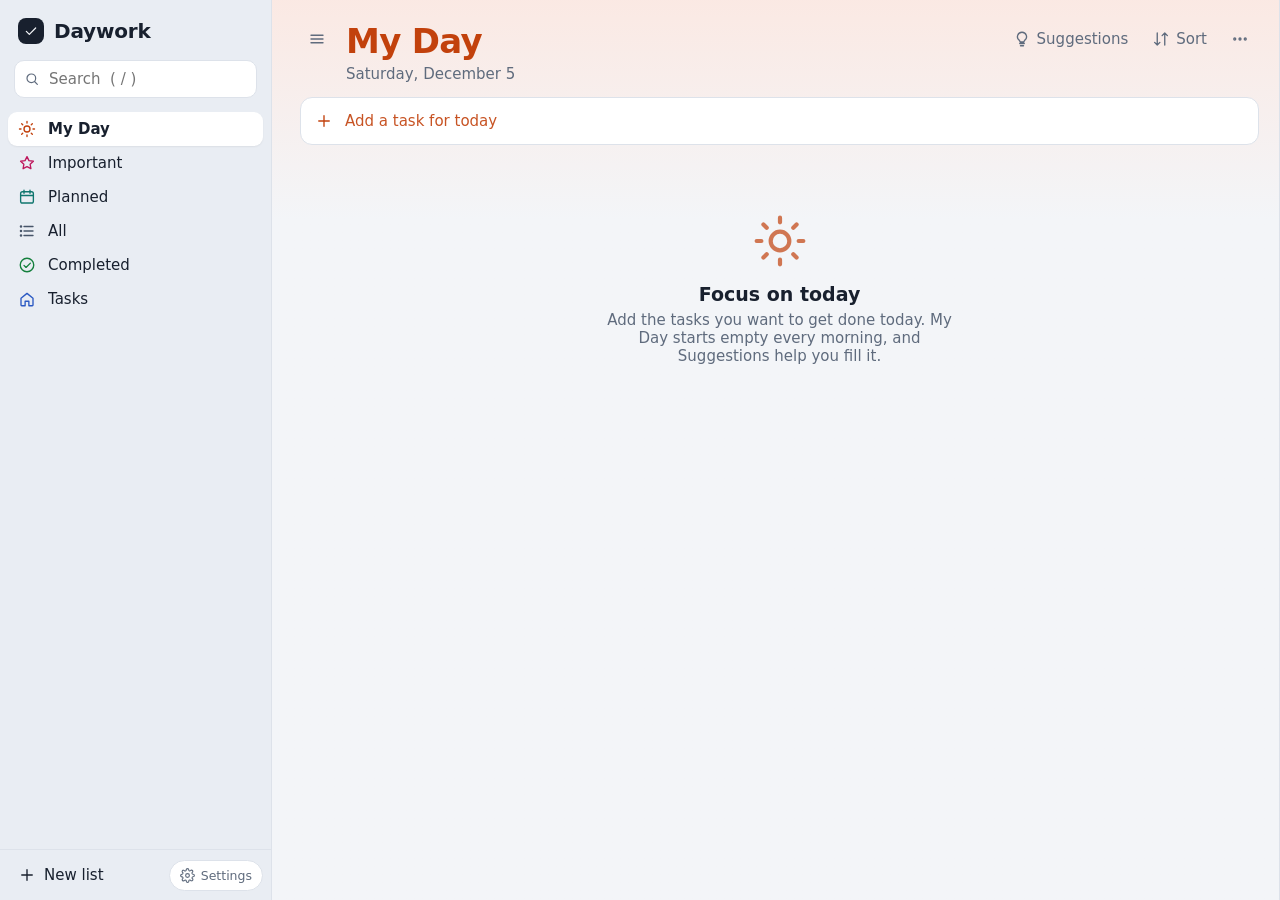
<file: index.html>
<!doctype html>
<html lang="en">
<head>
<meta charset="utf-8">
<meta name="viewport" content="width=device-width,initial-scale=1,viewport-fit=cover">
<title>Daywork</title>
<meta name="description" content="Aufgaben, Listen und Erinnerungen – synchronisiert über dein OneDrive.">
<meta name="theme-color" content="#18202e">
<link rel="manifest" href="manifest.webmanifest">
<link rel="icon" href="icons/icon.svg" type="image/svg+xml">
<link rel="apple-touch-icon" href="icons/icon-192.png">
<link rel="stylesheet" href="styles.css">
</head>
<body>
<svg width="0" height="0" style="position:absolute" aria-hidden="true">
  <symbol id="i-sun" viewBox="0 0 24 24"><circle cx="12" cy="12" r="4"/><path d="M12 2v2M12 20v2M4.9 4.9l1.4 1.4M17.7 17.7l1.4 1.4M2 12h2M20 12h2M4.9 19.1l1.4-1.4M17.7 6.3l1.4-1.4"/></symbol>
  <symbol id="i-star" viewBox="0 0 24 24"><path d="M12 3.5l2.6 5.3 5.9.9-4.3 4.1 1 5.8L12 16.9l-5.2 2.7 1-5.8-4.3-4.1 5.9-.9z"/></symbol>
  <symbol id="i-cal" viewBox="0 0 24 24"><rect x="3.5" y="5" width="17" height="15" rx="2.5"/><path d="M3.5 10h17M8 3v4M16 3v4"/></symbol>
  <symbol id="i-bell" viewBox="0 0 24 24"><path d="M6 16V11a6 6 0 0 1 12 0v5l1.5 2h-15z"/><path d="M10 20.5a2 2 0 0 0 4 0"/></symbol>
  <symbol id="i-repeat" viewBox="0 0 24 24"><path d="M17 2l3 3-3 3"/><path d="M4 11V9a4 4 0 0 1 4-4h12"/><path d="M7 22l-3-3 3-3"/><path d="M20 13v2a4 4 0 0 1-4 4H4"/></symbol>
  <symbol id="i-all" viewBox="0 0 24 24"><path d="M8 6h12M8 12h12M8 18h12"/><circle cx="4" cy="6" r=".8"/><circle cx="4" cy="12" r=".8"/><circle cx="4" cy="18" r=".8"/></symbol>
  <symbol id="i-done" viewBox="0 0 24 24"><circle cx="12" cy="12" r="9"/><path d="M8 12.5l2.7 2.7L16.5 9.5"/></symbol>
  <symbol id="i-home" viewBox="0 0 24 24"><path d="M4 11l8-6.5 8 6.5V20a1 1 0 0 1-1 1h-4.5v-6h-5v6H5a1 1 0 0 1-1-1z"/></symbol>
  <symbol id="i-list" viewBox="0 0 24 24"><path d="M9 6h11M9 12h11M9 18h11M4.5 6h.01M4.5 12h.01M4.5 18h.01"/></symbol>
  <symbol id="i-check" viewBox="0 0 24 24"><path d="M5 12.5l4.5 4.5L19 7.5"/></symbol>
  <symbol id="i-plus" viewBox="0 0 24 24"><path d="M12 5v14M5 12h14"/></symbol>
  <symbol id="i-menu" viewBox="0 0 24 24"><path d="M4 7h16M4 12h16M4 17h16"/></symbol>
  <symbol id="i-x" viewBox="0 0 24 24"><path d="M6 6l12 12M18 6L6 18"/></symbol>
  <symbol id="i-trash" viewBox="0 0 24 24"><path d="M4 7h16M10 11v6M14 11v6M6 7l1 13h10l1-13M9 7V4h6v3"/></symbol>
  <symbol id="i-note" viewBox="0 0 24 24"><path d="M6 3h9l4 4v14H6z"/><path d="M14 3v5h5M9 13h7M9 17h5"/></symbol>
  <symbol id="i-search" viewBox="0 0 24 24"><circle cx="11" cy="11" r="6.5"/><path d="M20 20l-4.2-4.2"/></symbol>
  <symbol id="i-more" viewBox="0 0 24 24"><circle cx="5" cy="12" r="1.3"/><circle cx="12" cy="12" r="1.3"/><circle cx="19" cy="12" r="1.3"/></symbol>
  <symbol id="i-sort" viewBox="0 0 24 24"><path d="M7 4v16M3.5 16.5L7 20l3.5-3.5M17 20V4M13.5 7.5L17 4l3.5 3.5"/></symbol>
  <symbol id="i-chev" viewBox="0 0 24 24"><path d="M6 9l6 6 6-6"/></symbol>
  <symbol id="i-down" viewBox="0 0 24 24"><path d="M12 4v11M7 10.5l5 5 5-5M5 20h14"/></symbol>
  <symbol id="i-up" viewBox="0 0 24 24"><path d="M12 15V4M7 8.5l5-5 5 5M5 20h14"/></symbol>
  <symbol id="i-bulb" viewBox="0 0 24 24"><path d="M9 18h6M10 21h4M12 3a6 6 0 0 0-3.5 10.9c.6.5 1 1.2 1 2.1h5c0-.9.4-1.6 1-2.1A6 6 0 0 0 12 3z"/></symbol>
  <symbol id="i-move" viewBox="0 0 24 24"><path d="M4 7h10M4 12h7M4 17h10M16 9l4 3-4 3"/></symbol>
  <symbol id="i-cloud" viewBox="0 0 24 24"><path d="M7 18.5h10.5a4 4 0 0 0 .6-7.95A6 6 0 0 0 6.5 10.6 4 4 0 0 0 7 18.5z"/></symbol>
  <symbol id="i-cloud-off" viewBox="0 0 24 24"><path d="M7 18.5h10.5a4 4 0 0 0 .6-7.95A6 6 0 0 0 6.5 10.6 4 4 0 0 0 7 18.5z"/><path d="M4 4l16 16"/></symbol>
  <symbol id="i-sync" viewBox="0 0 24 24"><path d="M20 12a8 8 0 0 1-14.3 4.9M4 12a8 8 0 0 1 14.3-4.9"/><path d="M18.5 3v4.2h-4.2M5.5 21v-4.2h4.2"/></symbol>
  <symbol id="i-gear" viewBox="0 0 24 24"><circle cx="12" cy="12" r="3"/><path d="M19.4 15a1.7 1.7 0 0 0 .3 1.8l.1.1a2 2 0 1 1-2.8 2.8l-.1-.1a1.7 1.7 0 0 0-1.8-.3 1.7 1.7 0 0 0-1 1.5V21a2 2 0 1 1-4 0v-.1a1.7 1.7 0 0 0-1.1-1.5 1.7 1.7 0 0 0-1.8.3l-.1.1a2 2 0 1 1-2.8-2.8l.1-.1a1.7 1.7 0 0 0 .3-1.8 1.7 1.7 0 0 0-1.5-1H3a2 2 0 1 1 0-4h.1a1.7 1.7 0 0 0 1.5-1.1 1.7 1.7 0 0 0-.3-1.8l-.1-.1a2 2 0 1 1 2.8-2.8l.1.1a1.7 1.7 0 0 0 1.8.3H9a1.7 1.7 0 0 0 1-1.5V3a2 2 0 1 1 4 0v.1a1.7 1.7 0 0 0 1 1.5 1.7 1.7 0 0 0 1.8-.3l.1-.1a2 2 0 1 1 2.8 2.8l-.1.1a1.7 1.7 0 0 0-.3 1.8V9a1.7 1.7 0 0 0 1.5 1H21a2 2 0 1 1 0 4h-.1a1.7 1.7 0 0 0-1.5 1z"/></symbol>
</svg>

<div class="app" id="app" data-acc>
  <div class="scrim" id="scrim"></div>
  <aside class="rail" id="rail" data-acc style="--acc:#2b59c3">
    <div class="brand"><span class="mark"><span class="ic"><svg><use href="#i-check"/></svg></span></span>Daywork</div>
    <label class="search"><span class="ic"><svg><use href="#i-search"/></svg></span><input id="q" type="search" placeholder="Suchen  ( / )" aria-label="Aufgaben durchsuchen" data-i18n-ph="Suchen  ( / )" data-i18n-aria="Aufgaben durchsuchen" autocomplete="off"></label>
    <nav class="nav" id="nav" aria-label="Listen" data-i18n-aria="nav.lists"></nav>
    <div class="rail-foot">
      <button class="btn-ghost strong grow" id="newList"><span class="ic"><svg><use href="#i-plus"/></svg></span><span data-i18n="Neue Liste">Neue Liste</span></button>
      <button class="sync-pill" id="syncPill" title="Synchronisierung und Einstellungen" data-i18n-title="Synchronisierung und Einstellungen"></button>
    </div>
  </aside>

  <main class="main" id="main" data-acc>
    <header class="head">
      <button class="icon-btn menu-btn" id="menuBtn" aria-label="Listen anzeigen" data-i18n-aria="Listen anzeigen"><span class="ic"><svg><use href="#i-menu"/></svg></span></button>
      <div class="head-titles" id="headTitles"></div>
      <div class="head-tools" id="headTools"></div>
    </header>
    <div class="scroll" id="scroll">
      <div id="banner"></div>
      <form class="add" id="addForm" autocomplete="off">
        <div class="add-row"><span class="ic"><svg><use href="#i-plus"/></svg></span><input id="addInput" placeholder="Aufgabe hinzufügen" aria-label="Aufgabe hinzufügen" data-i18n-aria="Aufgabe hinzufügen" enterkeyhint="done"></div>
        <div class="chips" id="addChips" hidden></div>
      </form>
      <div id="list"></div>
    </div>
  </main>

  <aside class="detail" id="detail" data-acc aria-label="Details" data-i18n-aria="Details"></aside>
</div>
<div class="toasts" id="toasts" aria-live="polite"></div>
<input type="file" id="importFile" accept=".json,application/json" hidden>

<script src="i18n.js"></script>
<script src="config.js"></script>
<script src="vendor/msal-browser.min.js"></script>
<script src="store.js"></script>
<script src="cloud.js"></script>
<script src="app.js"></script>
</body>
</html>
</file>
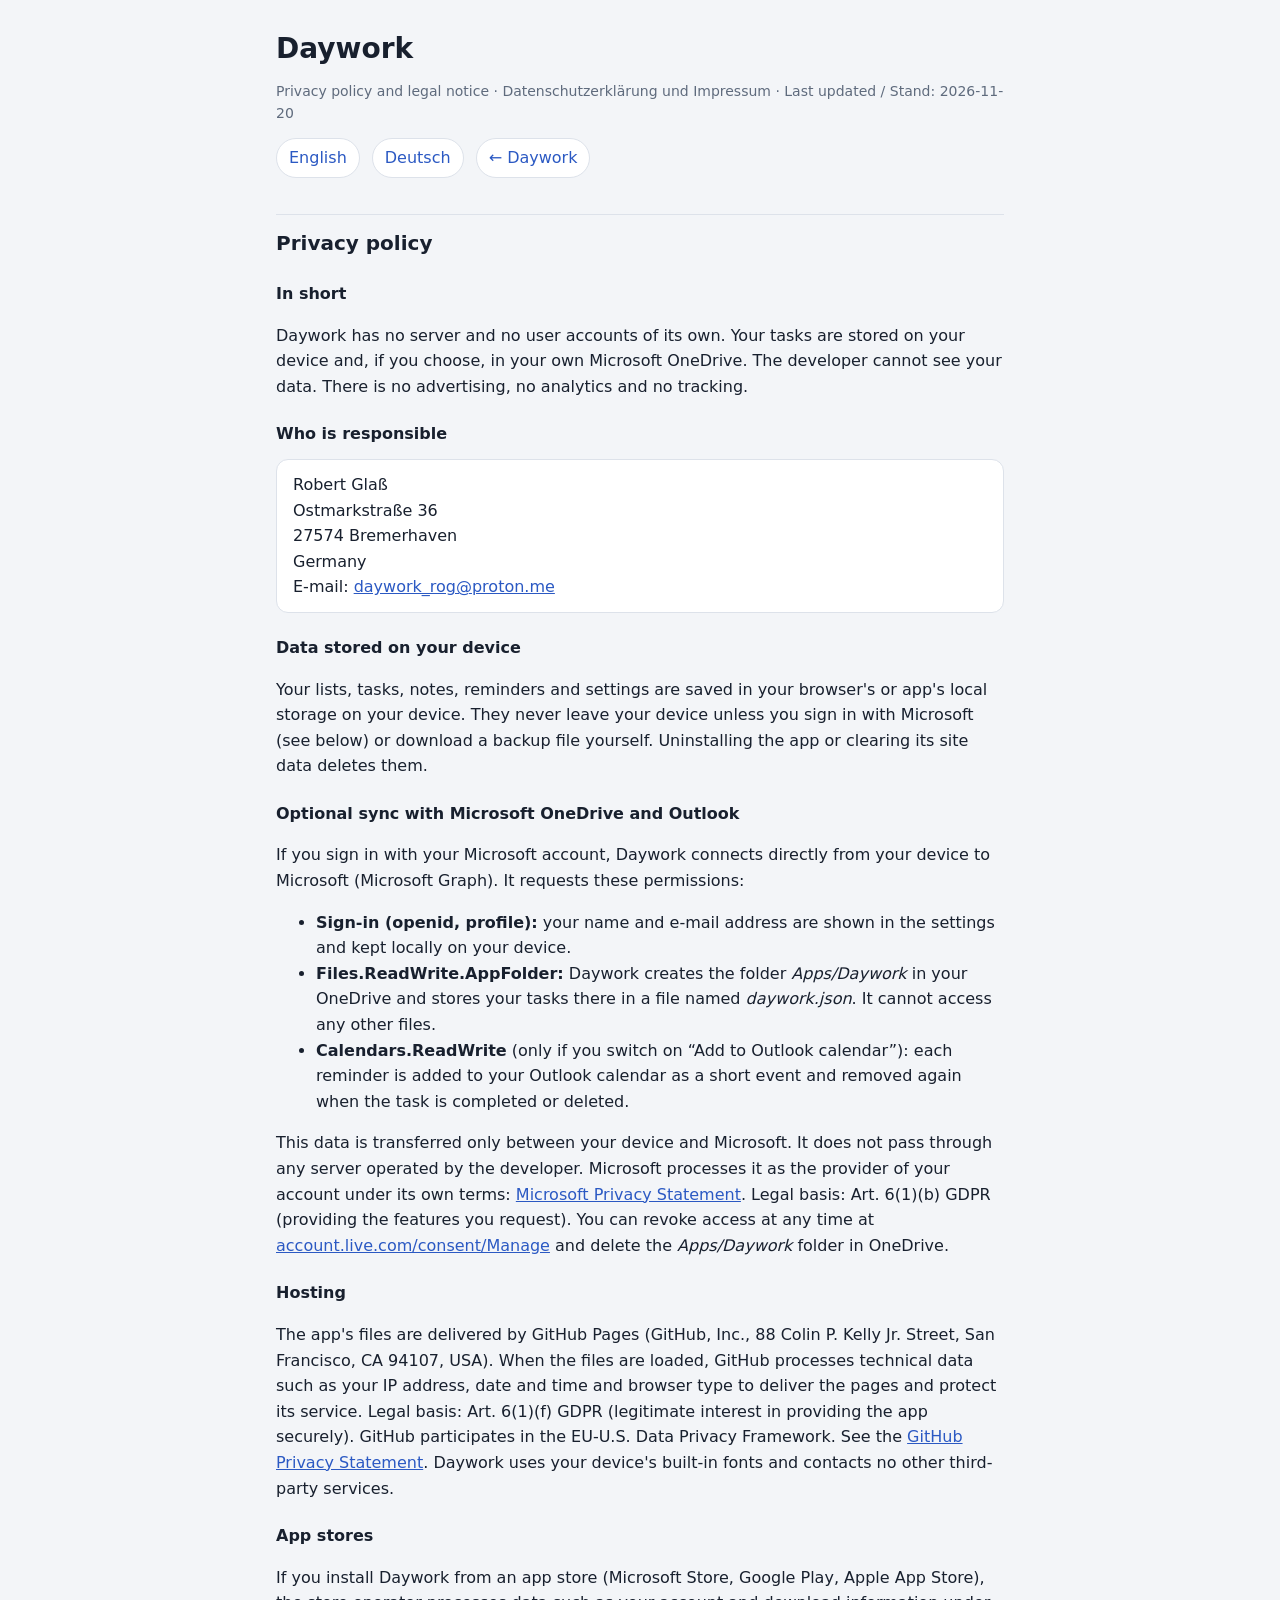
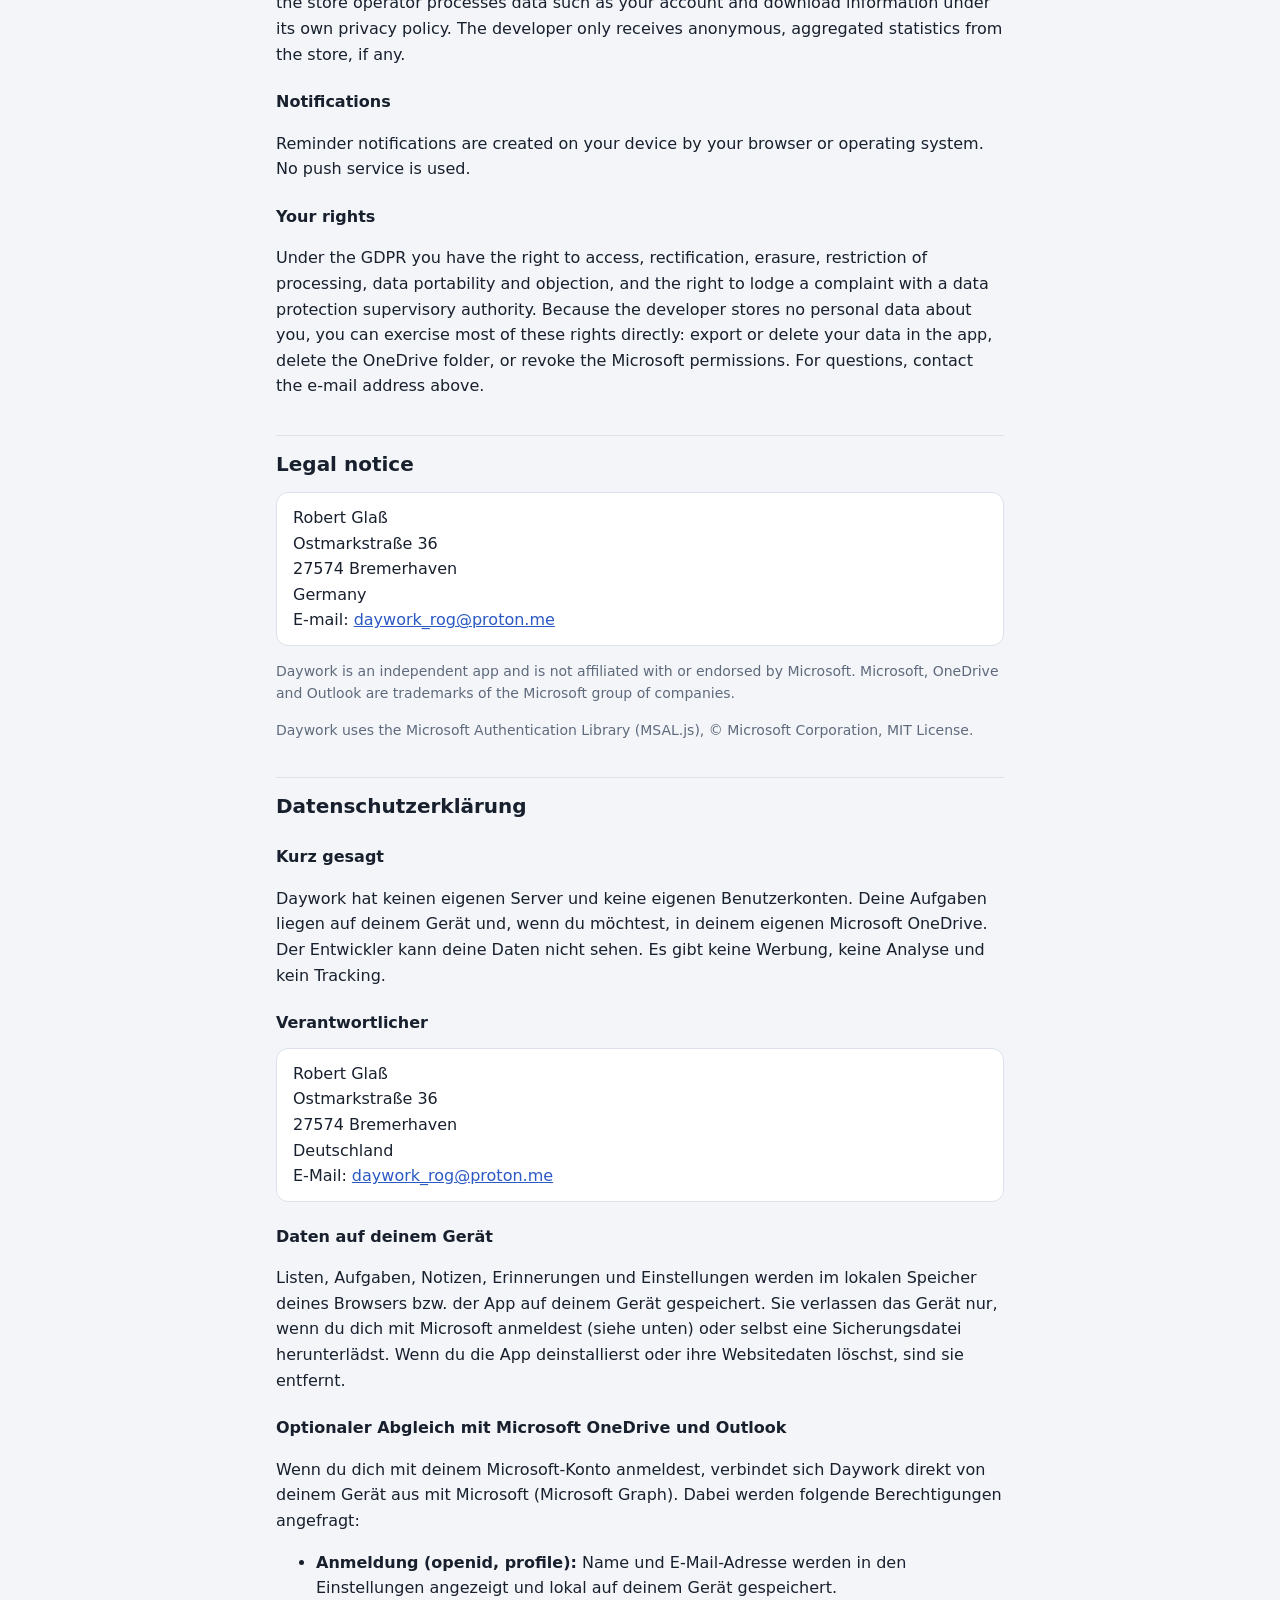
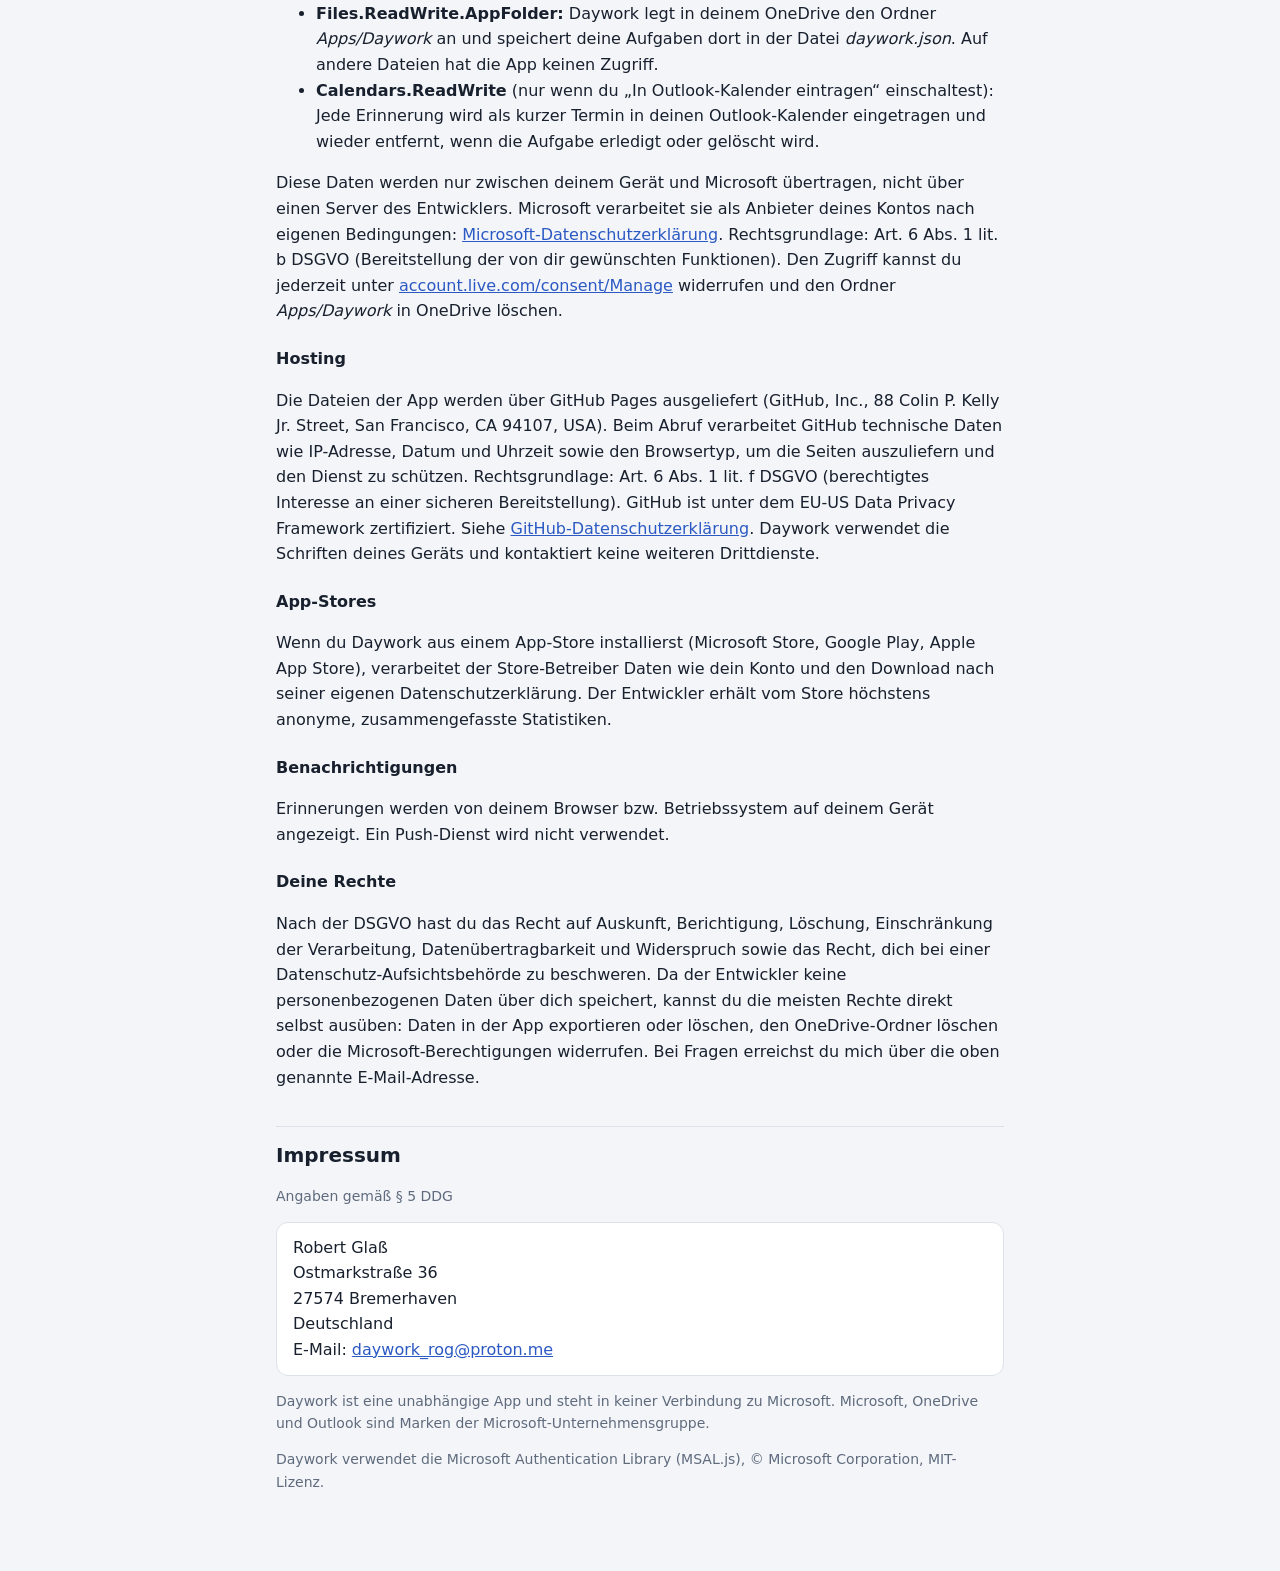
<file: privacy.html>
<!doctype html>
<html lang="en">
<head>
<meta charset="utf-8">
<meta name="viewport" content="width=device-width,initial-scale=1">
<title>Daywork – Privacy & Legal Notice</title>
<meta name="theme-color" content="#18202e">
<link rel="icon" href="icons/icon.svg" type="image/svg+xml">
<style>
:root{--bg:#f3f5f8;--surface:#fff;--ink:#18202e;--muted:#5f6b7d;--line:#dde2ea;--acc:#2b59c3;color-scheme:light}
@media (prefers-color-scheme: dark){:root{--bg:#0f1218;--surface:#171b23;--ink:#e6e9ef;--muted:#97a1b2;--line:#272d38;--acc:#8fb0ff;color-scheme:dark}}
*{box-sizing:border-box}
body{margin:0;background:var(--bg);color:var(--ink);font:16px/1.6 "Segoe UI",system-ui,-apple-system,sans-serif}
main{max-width:760px;margin:0 auto;padding:32px 16px 64px}
h1{font-size:28px;line-height:1.2;margin:0 0 4px}
h2{font-size:20px;margin:36px 0 8px;padding-top:12px;border-top:1px solid var(--line)}
h3{font-size:16px;margin:22px 0 4px}
p,li{color:var(--ink)} .muted{color:var(--muted);font-size:14px}
a{color:var(--acc)}
nav{display:flex;gap:12px;margin:12px 0 8px;flex-wrap:wrap}
nav a{padding:6px 12px;border:1px solid var(--line);border-radius:999px;background:var(--surface);text-decoration:none}
.card{background:var(--surface);border:1px solid var(--line);border-radius:12px;padding:12px 16px;margin:12px 0}
section[lang]{scroll-margin-top:16px}
</style>
</head>
<body>
<main>
<h1>Daywork</h1>
<p class="muted">Privacy policy and legal notice · Datenschutzerklärung und Impressum · Last updated / Stand: 2026-11-20</p>
<nav><a href="#en">English</a><a href="#de">Deutsch</a><a href="./">← Daywork</a></nav>

<section id="en" lang="en">
<h2>Privacy policy</h2>

<h3>In short</h3>
<p>Daywork has no server and no user accounts of its own. Your tasks are stored on your device and, if you choose, in your own Microsoft OneDrive. The developer cannot see your data. There is no advertising, no analytics and no tracking.</p>

<h3>Who is responsible</h3>
<div class="card">Robert Glaß<br>Ostmarkstraße 36<br>27574 Bremerhaven<br>Germany<br>E-mail: <a href="mailto:daywork_rog@proton.me">daywork_rog@proton.me</a></div>

<h3>Data stored on your device</h3>
<p>Your lists, tasks, notes, reminders and settings are saved in your browser's or app's local storage on your device. They never leave your device unless you sign in with Microsoft (see below) or download a backup file yourself. Uninstalling the app or clearing its site data deletes them.</p>

<h3>Optional sync with Microsoft OneDrive and Outlook</h3>
<p>If you sign in with your Microsoft account, Daywork connects directly from your device to Microsoft (Microsoft Graph). It requests these permissions:</p>
<ul>
<li><b>Sign-in (openid, profile):</b> your name and e-mail address are shown in the settings and kept locally on your device.</li>
<li><b>Files.ReadWrite.AppFolder:</b> Daywork creates the folder <i>Apps/Daywork</i> in your OneDrive and stores your tasks there in a file named <i>daywork.json</i>. It cannot access any other files.</li>
<li><b>Calendars.ReadWrite</b> (only if you switch on “Add to Outlook calendar”): each reminder is added to your Outlook calendar as a short event and removed again when the task is completed or deleted.</li>
</ul>
<p>This data is transferred only between your device and Microsoft. It does not pass through any server operated by the developer. Microsoft processes it as the provider of your account under its own terms: <a href="https://privacy.microsoft.com/privacystatement">Microsoft Privacy Statement</a>. Legal basis: Art. 6(1)(b) GDPR (providing the features you request). You can revoke access at any time at <a href="https://account.live.com/consent/Manage">account.live.com/consent/Manage</a> and delete the <i>Apps/Daywork</i> folder in OneDrive.</p>

<h3>Hosting</h3>
<p>The app's files are delivered by GitHub Pages (GitHub, Inc., 88 Colin P. Kelly Jr. Street, San Francisco, CA 94107, USA). When the files are loaded, GitHub processes technical data such as your IP address, date and time and browser type to deliver the pages and protect its service. Legal basis: Art. 6(1)(f) GDPR (legitimate interest in providing the app securely). GitHub participates in the EU-U.S. Data Privacy Framework. See the <a href="https://docs.github.com/site-policy/privacy-policies/github-general-privacy-statement">GitHub Privacy Statement</a>. Daywork uses your device's built-in fonts and contacts no other third-party services.</p>

<h3>App stores</h3>
<p>If you install Daywork from an app store (Microsoft Store, Google Play, Apple App Store), the store operator processes data such as your account and download information under its own privacy policy. The developer only receives anonymous, aggregated statistics from the store, if any.</p>

<h3>Notifications</h3>
<p>Reminder notifications are created on your device by your browser or operating system. No push service is used.</p>

<h3>Your rights</h3>
<p>Under the GDPR you have the right to access, rectification, erasure, restriction of processing, data portability and objection, and the right to lodge a complaint with a data protection supervisory authority. Because the developer stores no personal data about you, you can exercise most of these rights directly: export or delete your data in the app, delete the OneDrive folder, or revoke the Microsoft permissions. For questions, contact the e-mail address above.</p>

<h2>Legal notice</h2>
<div class="card">Robert Glaß<br>Ostmarkstraße 36<br>27574 Bremerhaven<br>Germany<br>E-mail: <a href="mailto:daywork_rog@proton.me">daywork_rog@proton.me</a></div>
<p class="muted">Daywork is an independent app and is not affiliated with or endorsed by Microsoft. Microsoft, OneDrive and Outlook are trademarks of the Microsoft group of companies.</p>
<p class="muted">Daywork uses the Microsoft Authentication Library (MSAL.js), © Microsoft Corporation, MIT License.</p>
</section>

<section id="de" lang="de">
<h2>Datenschutzerklärung</h2>

<h3>Kurz gesagt</h3>
<p>Daywork hat keinen eigenen Server und keine eigenen Benutzerkonten. Deine Aufgaben liegen auf deinem Gerät und, wenn du möchtest, in deinem eigenen Microsoft OneDrive. Der Entwickler kann deine Daten nicht sehen. Es gibt keine Werbung, keine Analyse und kein Tracking.</p>

<h3>Verantwortlicher</h3>
<div class="card">Robert Glaß<br>Ostmarkstraße 36<br>27574 Bremerhaven<br>Deutschland<br>E-Mail: <a href="mailto:daywork_rog@proton.me">daywork_rog@proton.me</a></div>

<h3>Daten auf deinem Gerät</h3>
<p>Listen, Aufgaben, Notizen, Erinnerungen und Einstellungen werden im lokalen Speicher deines Browsers bzw. der App auf deinem Gerät gespeichert. Sie verlassen das Gerät nur, wenn du dich mit Microsoft anmeldest (siehe unten) oder selbst eine Sicherungsdatei herunterlädst. Wenn du die App deinstallierst oder ihre Websitedaten löschst, sind sie entfernt.</p>

<h3>Optionaler Abgleich mit Microsoft OneDrive und Outlook</h3>
<p>Wenn du dich mit deinem Microsoft-Konto anmeldest, verbindet sich Daywork direkt von deinem Gerät aus mit Microsoft (Microsoft Graph). Dabei werden folgende Berechtigungen angefragt:</p>
<ul>
<li><b>Anmeldung (openid, profile):</b> Name und E-Mail-Adresse werden in den Einstellungen angezeigt und lokal auf deinem Gerät gespeichert.</li>
<li><b>Files.ReadWrite.AppFolder:</b> Daywork legt in deinem OneDrive den Ordner <i>Apps/Daywork</i> an und speichert deine Aufgaben dort in der Datei <i>daywork.json</i>. Auf andere Dateien hat die App keinen Zugriff.</li>
<li><b>Calendars.ReadWrite</b> (nur wenn du „In Outlook-Kalender eintragen“ einschaltest): Jede Erinnerung wird als kurzer Termin in deinen Outlook-Kalender eingetragen und wieder entfernt, wenn die Aufgabe erledigt oder gelöscht wird.</li>
</ul>
<p>Diese Daten werden nur zwischen deinem Gerät und Microsoft übertragen, nicht über einen Server des Entwicklers. Microsoft verarbeitet sie als Anbieter deines Kontos nach eigenen Bedingungen: <a href="https://privacy.microsoft.com/de-de/privacystatement">Microsoft-Datenschutzerklärung</a>. Rechtsgrundlage: Art. 6 Abs. 1 lit. b DSGVO (Bereitstellung der von dir gewünschten Funktionen). Den Zugriff kannst du jederzeit unter <a href="https://account.live.com/consent/Manage">account.live.com/consent/Manage</a> widerrufen und den Ordner <i>Apps/Daywork</i> in OneDrive löschen.</p>

<h3>Hosting</h3>
<p>Die Dateien der App werden über GitHub Pages ausgeliefert (GitHub, Inc., 88 Colin P. Kelly Jr. Street, San Francisco, CA 94107, USA). Beim Abruf verarbeitet GitHub technische Daten wie IP-Adresse, Datum und Uhrzeit sowie den Browsertyp, um die Seiten auszuliefern und den Dienst zu schützen. Rechtsgrundlage: Art. 6 Abs. 1 lit. f DSGVO (berechtigtes Interesse an einer sicheren Bereitstellung). GitHub ist unter dem EU-US Data Privacy Framework zertifiziert. Siehe <a href="https://docs.github.com/de/site-policy/privacy-policies/github-general-privacy-statement">GitHub-Datenschutzerklärung</a>. Daywork verwendet die Schriften deines Geräts und kontaktiert keine weiteren Drittdienste.</p>

<h3>App-Stores</h3>
<p>Wenn du Daywork aus einem App-Store installierst (Microsoft Store, Google Play, Apple App Store), verarbeitet der Store-Betreiber Daten wie dein Konto und den Download nach seiner eigenen Datenschutzerklärung. Der Entwickler erhält vom Store höchstens anonyme, zusammengefasste Statistiken.</p>

<h3>Benachrichtigungen</h3>
<p>Erinnerungen werden von deinem Browser bzw. Betriebssystem auf deinem Gerät angezeigt. Ein Push-Dienst wird nicht verwendet.</p>

<h3>Deine Rechte</h3>
<p>Nach der DSGVO hast du das Recht auf Auskunft, Berichtigung, Löschung, Einschränkung der Verarbeitung, Datenübertragbarkeit und Widerspruch sowie das Recht, dich bei einer Datenschutz-Aufsichtsbehörde zu beschweren. Da der Entwickler keine personenbezogenen Daten über dich speichert, kannst du die meisten Rechte direkt selbst ausüben: Daten in der App exportieren oder löschen, den OneDrive-Ordner löschen oder die Microsoft-Berechtigungen widerrufen. Bei Fragen erreichst du mich über die oben genannte E-Mail-Adresse.</p>

<h2>Impressum</h2>
<p class="muted">Angaben gemäß § 5 DDG</p>
<div class="card">Robert Glaß<br>Ostmarkstraße 36<br>27574 Bremerhaven<br>Deutschland<br>E-Mail: <a href="mailto:daywork_rog@proton.me">daywork_rog@proton.me</a></div>
<p class="muted">Daywork ist eine unabhängige App und steht in keiner Verbindung zu Microsoft. Microsoft, OneDrive und Outlook sind Marken der Microsoft-Unternehmensgruppe.</p>
<p class="muted">Daywork verwendet die Microsoft Authentication Library (MSAL.js), © Microsoft Corporation, MIT-Lizenz.</p>
</section>
</main>
<script>
// jump to the German section on German devices
if (!location.hash && (navigator.language || '').toLowerCase().startsWith('de')) location.replace('#de');
</script>
</body>
</html>
</file>
<file: styles.css>
/* Layout: three panes — lists rail | task column tinted by the list's own color | detail drawer */
:root{
  --bg:#f3f5f8; --surface:#ffffff; --rail:#e9edf3; --ink:#18202e; --muted:#5f6b7d; --line:#dde2ea;
  --hover:rgba(24,32,46,.05); --danger:#c0362c; --ok:#1f8a4c; --shadow:0 10px 30px rgba(20,30,50,.14);
  --mixw:0%; --soft:12%;
  --f-display:"Segoe UI Variable Display", "Segoe UI", system-ui, -apple-system, Roboto, sans-serif;
  --f-body:"Segoe UI Variable Text", "Segoe UI", system-ui, -apple-system, Roboto, sans-serif;
}
@media (prefers-color-scheme: dark){:root:not([data-theme="light"]){
  --bg:#0f1218; --surface:#171b23; --rail:#12161d; --ink:#e6e9ef; --muted:#97a1b2; --line:#272d38;
  --hover:rgba(255,255,255,.05); --danger:#f0786d; --ok:#5fcf8c; --shadow:0 10px 30px rgba(0,0,0,.5);
  --mixw:38%; --soft:20%; color-scheme:dark;
}}
:root[data-theme="dark"]{
  --bg:#0f1218; --surface:#171b23; --rail:#12161d; --ink:#e6e9ef; --muted:#97a1b2; --line:#272d38;
  --hover:rgba(255,255,255,.05); --danger:#f0786d; --ok:#5fcf8c; --shadow:0 10px 30px rgba(0,0,0,.5);
  --mixw:38%; --soft:20%; color-scheme:dark;
}
*{box-sizing:border-box}
:root{color-scheme:light}
html,body{height:100%;margin:0}
body{background:var(--bg);color:var(--ink);font-family:var(--f-body);font-size:15px;overflow:hidden;padding-top:env(safe-area-inset-top,0px);-webkit-tap-highlight-color:transparent}
[hidden]{display:none!important}
button,input,select,textarea{font:inherit;color:inherit}
button{cursor:pointer;background:none;border:0;padding:0}
:focus-visible{outline:2px solid var(--acc-ink,#2b59c3);outline-offset:2px;border-radius:6px}
.ic{display:inline-flex;width:18px;height:18px;flex:none}
.ic svg{width:100%;height:100%;fill:none;stroke:currentColor;stroke-width:1.8;stroke-linecap:round;stroke-linejoin:round}
.ic.fill svg{fill:currentColor}
[data-acc]{--acc-ink:color-mix(in oklab, var(--acc), white var(--mixw));--acc-soft:color-mix(in oklab, var(--acc) var(--soft), var(--surface))}

.app{display:grid;grid-template-columns:272px minmax(0,1fr) auto;height:100%}

/* ---------- Rail ---------- */
.rail{background:var(--rail);border-right:1px solid var(--line);display:flex;flex-direction:column;min-height:0;padding-left:env(safe-area-inset-left,0px)}
.brand{display:flex;align-items:center;gap:10px;padding:18px 18px 10px;font-family:var(--f-display);font-weight:700;font-size:20px;letter-spacing:-.01em}
.brand .mark{width:26px;height:26px;border-radius:8px;background:var(--ink);color:var(--bg);display:grid;place-items:center}
.brand .mark .ic{width:16px;height:16px}
.search{margin:6px 14px 10px;position:relative}
.search input{width:100%;border:1px solid var(--line);background:var(--surface);border-radius:10px;padding:9px 12px 9px 34px;outline:none}
.search input:focus{border-color:var(--muted)}
.search .ic{position:absolute;left:10px;top:50%;transform:translateY(-50%);color:var(--muted);width:16px;height:16px}
.nav{flex:1;overflow-y:auto;padding:4px 8px 12px}
.nav-item{display:flex;align-items:center;gap:12px;width:100%;padding:8px 10px;border-radius:9px;text-align:left;color:var(--ink)}
.nav-item:hover{background:var(--hover)}
.nav-item .ic{color:var(--acc-ink)}
.nav-item.active{background:var(--surface);box-shadow:0 1px 2px rgba(0,0,0,.06);font-weight:600}
.nav-item .name{flex:1;min-width:0;white-space:nowrap;overflow:hidden;text-overflow:ellipsis}
.nav-item .cnt{font-size:12px;color:var(--muted);font-variant-numeric:tabular-nums}
.nav-item .emo{width:18px;text-align:center;font-size:16px;line-height:1}
.nav-sep{height:1px;background:var(--line);margin:10px 10px}
.rail-foot{border-top:1px solid var(--line);padding:8px 8px calc(8px + env(safe-area-inset-bottom,0px));display:flex;gap:4px;align-items:center}
.rail-foot .grow{flex:1}
.btn-ghost{display:inline-flex;align-items:center;gap:8px;padding:8px 10px;border-radius:9px;color:var(--muted)}
.btn-ghost:hover{background:var(--hover);color:var(--ink)}
.btn-ghost.strong{color:var(--ink);font-weight:500}

/* ---------- Main ---------- */
.main{display:flex;flex-direction:column;min-width:0;min-height:0;background:linear-gradient(180deg,var(--acc-soft) 0, var(--bg) 220px)}
.head{padding:22px max(20px,env(safe-area-inset-right,0px)) 8px 28px;display:flex;align-items:flex-start;gap:12px}
.menu-btn{display:none}
.head-titles{flex:1;min-width:0}
.title{font-family:var(--f-display);font-weight:700;font-size:clamp(26px,4vw,34px);letter-spacing:-.02em;color:var(--acc-ink);line-height:1.15;text-wrap:balance;margin:0}
input.title{background:none;border:0;outline:none;width:100%;padding:0;border-bottom:2px solid transparent}
input.title:focus{border-bottom-color:var(--acc-ink)}
.subtitle{color:var(--muted);margin-top:4px}
.head-tools{display:flex;gap:4px;align-items:center;position:relative}
.tool{display:inline-flex;align-items:center;gap:6px;padding:8px 10px;border-radius:9px;color:var(--muted);white-space:nowrap}
.tool:hover{background:var(--hover);color:var(--ink)}
.tool.on{color:var(--acc-ink)}
.scroll{flex:1;overflow-y:auto;padding:6px max(20px,env(safe-area-inset-right,0px)) calc(28px + env(safe-area-inset-bottom,0px)) 28px}
.add{display:flex;flex-direction:column;background:var(--surface);border:1px solid var(--line);border-radius:12px;margin-bottom:12px}
.add-row{display:flex;align-items:center;gap:12px;padding:0 14px}
.add-row .ic{color:var(--acc-ink)}
.add input{flex:1;border:0;outline:none;background:none;padding:14px 0;min-width:0}
.add input::placeholder{color:var(--acc-ink);opacity:.9}
.chips{display:flex;flex-wrap:wrap;gap:6px;padding:0 14px 10px 44px}
.chip{display:inline-flex;align-items:center;gap:5px;font-size:12.5px;padding:3px 9px;border-radius:999px;background:var(--acc-soft);color:var(--acc-ink)}
.chip .ic{width:13px;height:13px}
.hint{font-size:12.5px;color:var(--muted);padding:0 14px 10px 44px}

.tasks{display:flex;flex-direction:column;gap:3px}
.task{display:flex;align-items:center;gap:12px;background:var(--surface);border-radius:10px;padding:10px 12px;cursor:pointer;box-shadow:0 1px 1px rgba(0,0,0,.04);transition:background .15s, opacity .3s, transform .3s}
.task:hover{background:color-mix(in oklab, var(--surface), var(--ink) 3%)}
.task.sel{background:var(--acc-soft)}
.task.leaving{opacity:0;transform:translateX(12px)}
.chk{width:22px;height:22px;border-radius:50%;border:2px solid var(--acc-ink);display:grid;place-items:center;flex:none;color:transparent;transition:background .15s}
.chk .ic{width:13px;height:13px}
.chk .ic svg{stroke-width:3}
.chk:hover{color:var(--acc-ink)}
.done .chk,.chk.on{background:var(--acc-ink);color:var(--surface)}
.tbody{flex:1;min-width:0}
.ttl{overflow-wrap:anywhere;line-height:1.35}
.done .ttl{text-decoration:line-through;color:var(--muted)}
.meta{display:flex;flex-wrap:wrap;gap:4px 12px;font-size:12.5px;color:var(--muted);margin-top:2px;font-variant-numeric:tabular-nums}
.meta span{display:inline-flex;align-items:center;gap:4px}
.meta .ic{width:13px;height:13px}
.meta .late{color:var(--danger)}
.meta .now{color:var(--acc-ink);font-weight:500}
.star{color:var(--muted);display:grid;place-items:center;width:30px;height:30px;border-radius:8px;flex:none}
.star:hover{background:var(--hover)}
.star.on{color:var(--acc-ink)}
.group-h{display:flex;align-items:center;gap:8px;margin:18px 0 6px;font-weight:600;font-size:13.5px;color:var(--ink)}
.group-h button{display:inline-flex;align-items:center;gap:6px;padding:4px 8px 4px 4px;border-radius:7px}
.group-h button:hover{background:var(--hover)}
.group-h .ic{width:16px;height:16px;transition:transform .2s}
.group-h.closed .ic{transform:rotate(-90deg)}
.group-h .n{color:var(--muted);font-weight:500}
.empty{text-align:center;color:var(--muted);padding:56px 16px 24px;max-width:380px;margin:0 auto}
.empty .big{width:56px;height:56px;margin:0 auto 14px;color:var(--acc-ink);opacity:.7}
.empty h3{font-family:var(--f-display);color:var(--ink);font-size:19px;margin:0 0 6px}
.banner{margin:0 0 12px;padding:10px 14px;border-radius:10px;background:var(--surface);border:1px solid var(--line);color:var(--muted);font-size:13.5px}

/* ---------- Detail ---------- */
.detail{width:0;overflow:hidden;background:var(--surface);border-left:1px solid var(--line);display:flex;flex-direction:column;min-height:0;transition:width .2s}
.detail.open{width:min(380px,100vw)}
.d-inner{width:min(380px,100vw);display:flex;flex-direction:column;min-height:0;height:100%}
.d-scroll{flex:1;overflow-y:auto;padding:18px max(18px,env(safe-area-inset-right,0px)) 18px 18px;display:flex;flex-direction:column;gap:10px}
.card{border:1px solid var(--line);border-radius:12px;background:var(--surface)}
.d-title{display:flex;gap:12px;align-items:flex-start;padding:14px}
.d-title textarea{flex:1;border:0;outline:none;resize:none;background:none;font-family:var(--f-display);font-size:19px;font-weight:700;line-height:1.3;padding:0;min-height:26px;field-sizing:content}
.d-title .chk{margin-top:2px}
.steps{padding:0 14px 6px}
.step{display:flex;align-items:center;gap:10px;padding:5px 0;border-top:1px solid var(--line)}
.step:first-child{border-top:0}
.step .chk{width:18px;height:18px;border-width:2px}
.step .chk .ic{width:10px;height:10px}
.step input{flex:1;border:0;outline:none;background:none;padding:4px 0;min-width:0}
.step.sdone input{text-decoration:line-through;color:var(--muted)}
.step .x{opacity:.0;color:var(--muted);width:24px;height:24px;display:grid;place-items:center;border-radius:6px}
.step:hover .x,.step .x:focus-visible{opacity:1}
.step .x:hover{background:var(--hover)}
.step-add{display:flex;align-items:center;gap:10px;padding:6px 14px 12px;color:var(--acc-ink)}
.step-add input{flex:1;border:0;outline:none;background:none;padding:4px 0;min-width:0}
.step-add input::placeholder{color:var(--acc-ink)}
.row{display:flex;align-items:center;gap:12px;padding:12px 14px;width:100%;text-align:left;color:var(--muted)}
.row + .row{border-top:1px solid var(--line)}
.row.on{color:var(--acc-ink)}
button.row:hover{background:var(--hover)}
.row .lbl{flex:1;min-width:max-content}
.row .val{color:var(--ink);font-size:13px}
.row input[type=date],.row input[type=datetime-local],.row select{border:1px solid var(--line);background:var(--surface);border-radius:8px;padding:5px 8px;font-size:13.5px;max-width:100%;min-width:0;flex:0 1 auto;color:var(--ink)}
.row .x{color:var(--muted);width:26px;height:26px;display:grid;place-items:center;border-radius:6px}
.row .x:hover{background:var(--hover)}
.quick{display:flex;flex-wrap:wrap;gap:6px;padding:0 14px 12px 44px}
.quick button{font-size:12.5px;padding:4px 10px;border-radius:999px;border:1px solid var(--line);color:var(--ink)}
.quick button:hover{border-color:var(--acc-ink);color:var(--acc-ink)}
.notes textarea{width:100%;border:0;outline:none;resize:vertical;background:none;padding:14px;min-height:110px;line-height:1.5}
.d-foot{border-top:1px solid var(--line);display:flex;align-items:center;gap:8px;padding:10px 14px calc(10px + env(safe-area-inset-bottom,0px));color:var(--muted);font-size:12.5px}
.d-foot .grow{flex:1;text-align:center}
.icon-btn{width:34px;height:34px;display:grid;place-items:center;border-radius:9px;color:var(--muted)}
.icon-btn:hover{background:var(--hover);color:var(--ink)}
.icon-btn.danger:hover{color:var(--danger)}
.confirm{display:flex;gap:8px;align-items:center}
.btn{padding:7px 12px;border-radius:9px;font-weight:600;font-size:13px}
.btn.red{background:var(--danger);color:#fff}
.btn.plain{border:1px solid var(--line)}
.sugg h4{margin:14px 0 6px;font-size:13px;color:var(--muted);font-weight:600;text-transform:uppercase;letter-spacing:.05em}
.sugg .s{display:flex;align-items:center;gap:10px;padding:9px 4px;border-top:1px solid var(--line)}
.sugg .s .tbody{font-size:14px}
.sugg .plus{width:30px;height:30px;border-radius:8px;display:grid;place-items:center;color:var(--acc-ink)}
.sugg .plus:hover{background:var(--acc-soft)}
.sugg-head{display:flex;align-items:center;gap:8px}
.sugg-head h3{flex:1;margin:0;font-family:var(--f-display);font-size:20px}

/* ---------- Popover & toasts ---------- */
.pop{position:absolute;right:0;top:calc(100% + 6px);z-index:30;background:var(--surface);border:1px solid var(--line);border-radius:12px;box-shadow:var(--shadow);padding:6px;min-width:230px}
.pop .lbl{font-size:12px;color:var(--muted);padding:8px 10px 4px;text-transform:uppercase;letter-spacing:.05em}
.pop button.it{display:flex;align-items:center;gap:10px;width:100%;padding:8px 10px;border-radius:8px;text-align:left}
.pop button.it:hover{background:var(--hover)}
.pop button.it.cur{color:var(--acc-ink);font-weight:600}
.pop button.it.red{color:var(--danger)}
.swatches{display:flex;flex-wrap:wrap;gap:8px;padding:6px 10px 10px}
.sw{width:24px;height:24px;border-radius:50%;background:var(--acc-ink);border:2px solid transparent}
.sw.cur{box-shadow:0 0 0 2px var(--surface),0 0 0 4px var(--acc-ink)}
.toasts{position:fixed;right:calc(16px + env(safe-area-inset-right,0px));bottom:calc(16px + env(safe-area-inset-bottom,0px));display:flex;flex-direction:column;gap:8px;z-index:50;max-width:min(360px,calc(100vw - 32px))}
.toast{background:var(--ink);color:var(--bg);border-radius:12px;padding:12px 14px;box-shadow:var(--shadow);display:flex;gap:12px;align-items:flex-start;font-size:14px}
.toast .ic{margin-top:1px}
.toast .tb{flex:1;min-width:0}
.toast .tb small{display:block;opacity:.7;margin-top:2px}
.toast .acts{display:flex;gap:10px;margin-top:8px}
.toast .acts button{font-weight:600;text-decoration:underline;text-underline-offset:3px}
.scrim{display:none}

/* ---------- Narrow ---------- */
@media (max-width: 1120px){
  .detail{position:fixed;top:0;right:0;bottom:0;z-index:40;box-shadow:var(--shadow);padding-top:env(safe-area-inset-top,0px)}
  .app{grid-template-columns:240px minmax(0,1fr)}
}
@media (max-width: 720px){
  .app{grid-template-columns:minmax(0,1fr)}
  .rail{position:fixed;top:0;left:0;bottom:0;width:min(300px,86vw);z-index:45;transform:translateX(-105%);transition:transform .22s;padding-top:env(safe-area-inset-top,0px)}
  .app.drawer .rail{transform:none;box-shadow:var(--shadow)}
  .app.drawer .scrim{display:block;position:fixed;inset:0;background:rgba(0,0,0,.35);z-index:44}
  .menu-btn{display:grid}
  .head{padding:16px max(16px,env(safe-area-inset-right,0px)) 6px max(16px,env(safe-area-inset-left,0px))}
  .scroll{padding-left:max(16px,env(safe-area-inset-left,0px));padding-right:max(16px,env(safe-area-inset-right,0px))}
  .tool .t{display:none}
  .detail.open{width:100vw}
  .d-inner{width:100vw}
}
@media (prefers-reduced-motion: reduce){*{transition:none!important}}

/* ---------- Sync & settings ---------- */
.sync-pill{display:inline-flex;align-items:center;gap:6px;padding:7px 10px;border-radius:999px;font-size:12.5px;color:var(--muted);border:1px solid var(--line);background:var(--surface);white-space:nowrap}
.sync-pill:hover{color:var(--ink)}
.sync-pill .ic{width:15px;height:15px}
.sync-pill.ok .ic{color:var(--ok)}
.sync-pill.err .ic{color:var(--danger)}
.sync-pill.busy .ic{animation:spin 1s linear infinite}
@keyframes spin{to{transform:rotate(360deg)}}
.set h3{margin:0;font-family:var(--f-display);font-size:20px;flex:1}
.set .sec{font-size:12px;color:var(--muted);text-transform:uppercase;letter-spacing:.06em;margin:6px 2px 0}
.set .card p{margin:0;padding:12px 14px;color:var(--muted);font-size:13.5px;line-height:1.5}
.set .card p + p{padding-top:0}
.set .who{padding:14px;display:flex;flex-direction:column;gap:2px}
.set .who b{font-weight:600}
.set .who span{color:var(--muted);font-size:13px;overflow-wrap:anywhere}
.btn.acc{background:var(--acc-ink);color:var(--surface)}
.btns{display:flex;flex-wrap:wrap;gap:8px;padding:0 14px 14px}
.switch{position:relative;width:40px;height:24px;flex:none}
.switch input{position:absolute;opacity:0;inset:0;margin:0;cursor:pointer}
.switch span{position:absolute;inset:0;border-radius:999px;background:var(--line);transition:background .15s;pointer-events:none}
.switch span::after{content:"";position:absolute;top:3px;left:3px;width:18px;height:18px;border-radius:50%;background:var(--surface);box-shadow:0 1px 2px rgba(0,0,0,.25);transition:transform .15s}
.switch input:checked + span{background:var(--acc-ink)}
.switch input:checked + span::after{transform:translateX(16px)}
.switch input:focus-visible + span{outline:2px solid var(--acc-ink);outline-offset:2px}
.seg{display:flex;border:1px solid var(--line);border-radius:9px;overflow:hidden}
.seg button{padding:5px 10px;font-size:13px;color:var(--muted)}
.seg button.cur{background:var(--acc-soft);color:var(--acc-ink);font-weight:600}
.err-text{color:var(--danger)!important}
</file>
